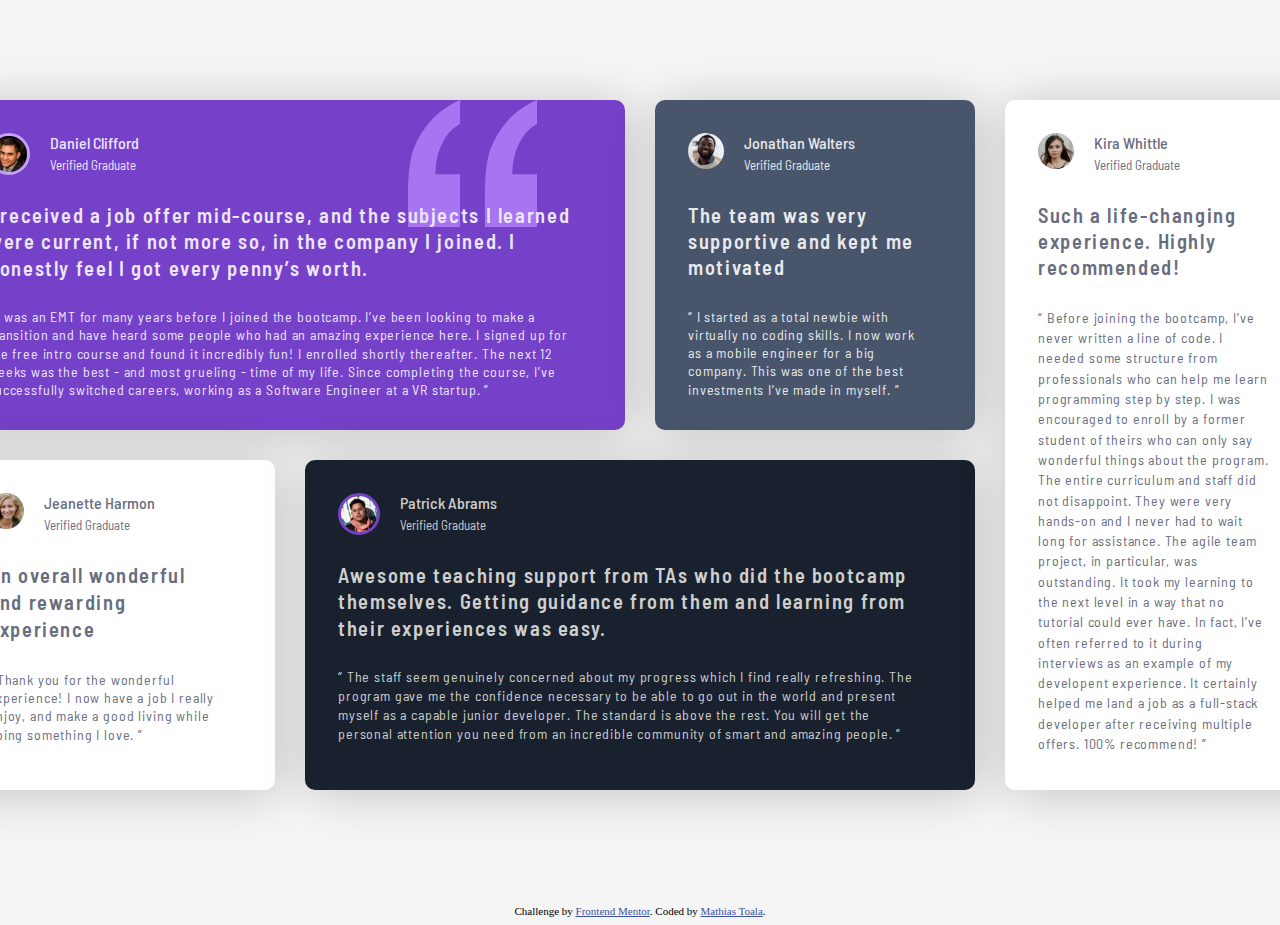
<file: index.html>
<!DOCTYPE html>
<html lang="en">
<head>
  <meta charset="UTF-8">
  <meta name="viewport" content="width=device-width, initial-scale=1.0"> <!-- displays site properly based on user's device -->

  <link rel="icon" type="image/png" sizes="32x32" href="/docs/images/favicon-32x32.png">
  <link rel="stylesheet" href="styles.css">
  <link rel="preconnect" href="https://fonts.googleapis.com">
  <link rel="preconnect" href="https://fonts.gstatic.com" crossorigin>
  <link href="https://fonts.googleapis.com/css2?family=Barlow+Semi+Condensed:ital,wght@0,100;0,200;0,300;0,400;0,500;0,600;0,700;0,800;0,900;1,100;1,200;1,300;1,400;1,500;1,600;1,700;1,800;1,900&display=swap" rel="stylesheet">

  <title>Frontend Mentor | [Testimonials Grid Section]</title>

  <!-- Feel free to remove these styles or customise in your own stylesheet 👍 -->
   <!-- I did! Again... -->
</head>
<body style="background-color: rgb(245, 245, 245); place-items: center;">
  <div id="main-box" class="border-er";>
    <div id="Daniel-box">
      <span id="quote-image">
        <img src="/docs/images/bg-pattern-quotation.svg" alt="Quote background image" width="129px"; height="127px";>
      </span>
      <span id="daniel-content">
        <span class="aligner">
          <img src="/docs/images/image-daniel.jpg" alt="This is a profile picture" class="pfp">
          <span class="header">
            Daniel Clifford <br>
            <span class="subtitle">
              Verified Graduate
            </span>
          </span>
        </span>
        <h4>
          I received a job offer mid-course, and the subjects I learned were current, if not more so, 
          in the company I joined. I honestly feel I got every penny’s worth.
        </h4>
        <p>
          “ I was an EMT for many years before I joined the bootcamp. I’ve been looking to make a
          transition and have heard some people who had an amazing experience here. I signed up 
          for the free intro course and found it incredibly fun! I enrolled shortly thereafter. 
          The next 12 weeks was the best - and most grueling - time of my life. Since completing 
          the course, I’ve successfully switched careers, working as a Software Engineer at a VR startup. ”
        
        </p>
      </span>
    </div>
    <div id="Jonathan-box">
      <span class="aligner">
        <img src="/docs/images/image-jonathan.jpg" alt="This is a profile picture" class="pfp">
        <span class="header">
          Jonathan Walters <br>
          <span class="subtitle">
            Verified Graduate
          </span>
        </span>
      </span>
      <h4>
        The team was very supportive and kept me motivated
      </h4>
      <p>
        “ I started as a total newbie with virtually no coding skills. I now work as a mobile engineer 
        for a big company. This was one of the best investments I’ve made in myself. ”
      
      </p>
    </div>
    <div id="Jeanette-box">
      <span class="aligner">
        <img src="/docs/images/image-jeanette.jpg" alt="This is a profile picture" class="pfp">
        <span class="header">
          Jeanette Harmon <br>
          <span class="subtitle">
            Verified Graduate
          </span>
        </span>
      </span>
    <h4>
      An overall wonderful and rewarding experience
    </h4>
    
    <p>
      “ Thank you for the wonderful experience! I now have a job I really enjoy, and make a good living 
      while doing something I love. ”
    </p>
    </div>
    <div id="Patrick-box">
      <span class="aligner">
        <img src="/docs/images/image-patrick.jpg" alt="This is a profile picture" class="pfp">
        <span class="header">
          Patrick Abrams <br>
          <span class="subtitle">
            Verified Graduate
          </span>
        </span>
      </span>
    <h4>
      Awesome teaching support from TAs who did the bootcamp themselves. Getting guidance from them and 
      learning from their experiences was easy.
    
    </h4>
    <p>
      “ The staff seem genuinely concerned about my progress which I find really refreshing. The program 
      gave me the confidence necessary to be able to go out in the world and present myself as a capable 
      junior developer. The standard is above the rest. You will get the personal attention you need from 
      an incredible community of smart and amazing people. ”
    </p>
    </div>
    <div id="Kira-box">
      <span class="aligner">
        <img src="/docs/images/image-kira.jpg" alt="This is a profile picture" class="pfp">
        <span class="header">
          Kira Whittle <br>
          <span class="subtitle">
            Verified Graduate
          </span>
        </span>
      </span>
    <h4>
      Such a life-changing experience. Highly recommended!
    </h4>
    <p>
      “ Before joining the bootcamp, I’ve never written a line of code. I needed some structure from 
      professionals who can help me learn programming step by step. I was encouraged to enroll by a former 
      student of theirs who can only say wonderful things about the program. The entire curriculum and staff 
      did not disappoint. They were very hands-on and I never had to wait long for assistance. The agile team 
      project, in particular, was outstanding. It took my learning to the next level in a way that no tutorial 
      could ever have. In fact, I’ve often referred to it during interviews as an example of my developent 
      experience. It certainly helped me land a job as a full-stack developer after receiving multiple offers. 
      100% recommend! ”
    </p>
    <!-- Yeah there's defenitely a better way of organizing text rather than usign a bunch of <br> tags but I wanna make this challenge without too much internet consulting -->
     <!-- It's probably a style atribute like set a specific height and width and then using aling-items, but if you read this and got advice, I'd appreciate it! -->
    </div>
  </div>
  <div class="attribution">
    Challenge by <a href="https://www.frontendmentor.io?ref=challenge" target="_blank">Frontend Mentor</a>. 
    Coded by <a href="https://github.com/Magaztu">Mathias Toala</a>.
  </div>
</body>
</html>
</file>
<file: styles.css>
.attribution { font-size: 11px; text-align: center; padding-top: 15px;}
    .attribution a { color: hsl(228, 45%, 44%); }
    .border-er {display: grid; gap: 30px; grid-template-columns: repeat(4, 320px); grid-template-rows: repeat(2, 330px); margin: 100px;
    grid-template-areas: "b1 b1 b2 b5" "b3 b4 b4 b5"; line-height: 1.3;}
    .border-er div {border: 2px; border-radius: 10px; font-family: 'Barlow Semi Condensed', sans-serif; box-shadow: 4px 4px 50px rgba(0, 0, 0, 0.2); padding: 33px;}
    /* This class - tag shortcut really does wonders when saving time!! */
    .border-er p {font-size: 14px; font-weight: 400; letter-spacing: 0.06em;}
    .border-er h4 {font-size: 127%; font-weight: 600; letter-spacing: 0.08em;}
    /* .border-er div #quote-image {padding: 0px;} */
    @font-face {
        font-family: 'Barlow Semi Condensed';
        src: url('https://fonts.google.com/specimen/Barlow+Semi+Condensed'),format('woff');
    }
    @media (max-width: 768px) {
    .border-er {display: flex; flex-direction: column;}
    #quote-image {display: none;}
    }
    /*Another rule!! this one stacks the items vertically on devices within certain width threshold*/
    /* You can also put classes inside a rule to apply them*/
    .subtitle {font-size: small; font-weight: 400;}
    /* .shadow div {box-shadow: 0 4px 8px rgba(0, 0, 0, 0.2);}  */
    /* This means that for every div, a shadow is applied */
    .aligner {display: flex; gap: 20px;}
    .pfp {border-radius: 50px; width: 36px; height: 36px;}
    .header {font-weight: 500;}

    /* IDs!! */
    #Daniel-box {background-color: rgb(117, 65, 200); color: rgb(238, 229, 255); grid-area: b1;}
    #Jonathan-box {background-color: rgb(72, 85, 106); color: rgb(231, 234, 238);  grid-area: b2;}
    #Jeanette-box {background-color: rgb(255, 255, 255); color: rgb(103, 109, 126); grid-area: b3;}
    #Patrick-box {background-color: rgb(25, 33, 46); color: rgb(207, 207, 207); grid-area: b4;}
    #Kira-box {background-color: #ffffff; color: rgb(103, 109, 126); grid-area: b5;}
    #Kira-box p {padding-right: 21px; line-height: 145%;}  
    #Jeanette-box h4 {padding-right: 38px;line-height: 135%;}
    #Jonathan-box p {padding-right: 25px;}
    #Patrick-box p {padding-right: 20px;line-height: 135%;}
    #Daniel-box p {padding-right: 20px;}
    #Daniel-box .pfp {border: solid; border-color: rgb(196, 162, 246); border-width: 3px;}
    #Patrick-box .pfp {border: solid; border-color: rgb(117, 65, 200); border-width: 3px;}
    #quote-image {z-index: 0; position: absolute; margin-left: 420px; top: 100px;}
    #daniel-content {z-index: 1; position: relative;}
</file>
